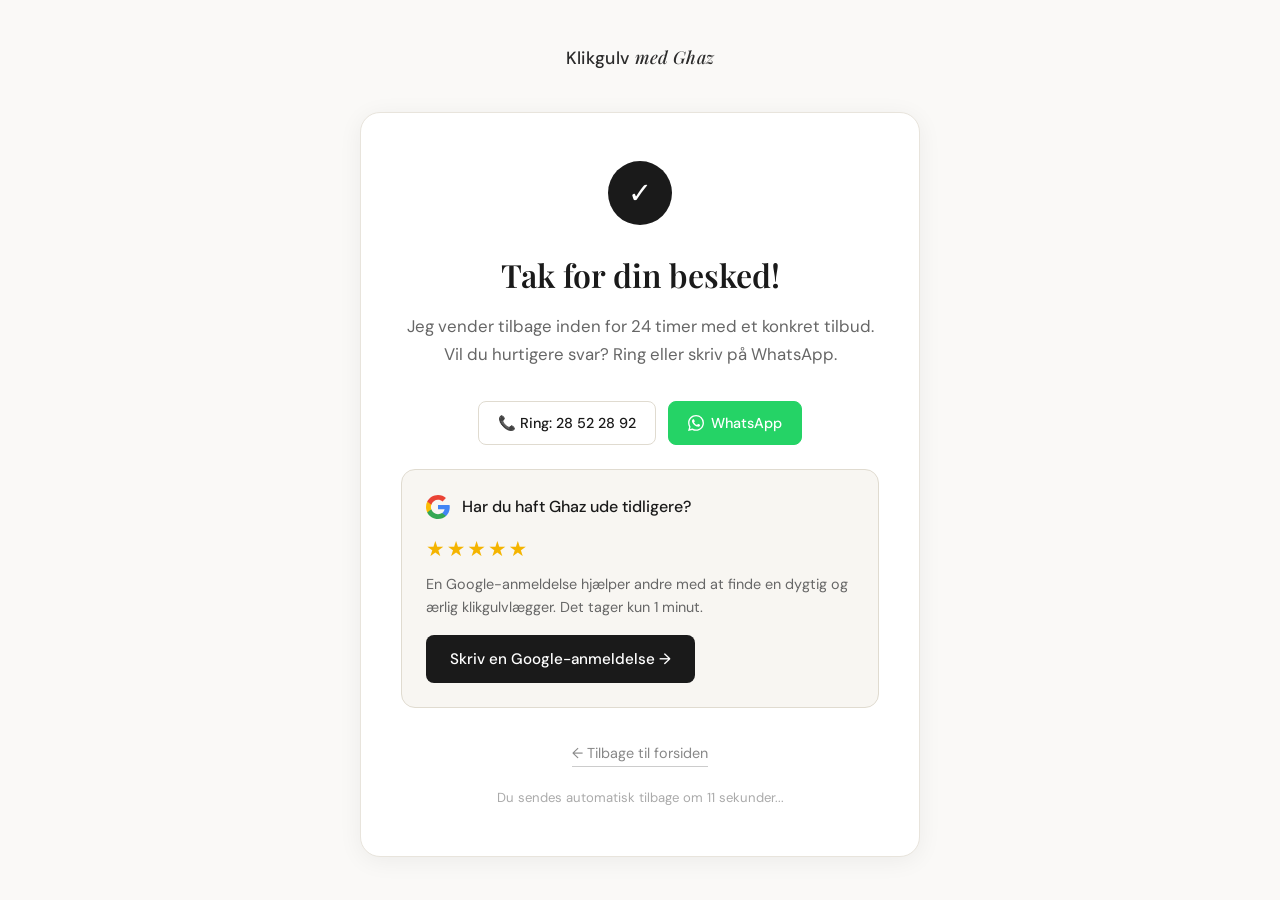
<file: tak.html>
<!DOCTYPE html>
<html lang="da">
<head>
<meta charset="UTF-8"/>
<meta name="viewport" content="width=device-width, initial-scale=1.0"/>
<meta name="description" content="Tak for din besked. Vi vender tilbage hurtigst muligt. Klikgulv med Ghaz – professionel gulvlægning.">
<meta name="robots" content="noindex, nofollow">
<title>Tak for din besked – Klikgulv med Ghaz</title>
<link rel="icon" type="image/png" href="Gulv/logo-ikon.png"/>
<link rel="preconnect" href="https://fonts.googleapis.com"/>
<link rel="preconnect" href="https://fonts.gstatic.com" crossorigin/>
<link href="https://fonts.googleapis.com/css2?family=Playfair+Display:ital,wght@0,600;1,400&family=DM+Sans:wght@300;400;500&display=swap" rel="stylesheet"/>
<link rel="stylesheet" href="style.css"/>
<style>
.tak-side {
  min-height: 100vh;
  display: flex;
  flex-direction: column;
  align-items: center;
  justify-content: center;
  text-align: center;
  padding: 2rem 1.5rem;
  background: #faf9f7;
}
.tak-logo {
  font-family: 'DM Sans', sans-serif;
  font-size: 1.1rem;
  font-weight: 500;
  margin-bottom: 2.5rem;
  color: #2c2c2c;
  letter-spacing: 0.02em;
  text-decoration: none;
}
.tak-logo span { font-style: italic; font-family: 'Playfair Display', serif; }
.tak-kort {
  background: #fff;
  border: 1px solid #e8e4dc;
  border-radius: 20px;
  padding: 3rem 2.5rem;
  max-width: 560px;
  width: 100%;
  box-shadow: 0 4px 24px rgba(0,0,0,0.06);
}
.tak-hak {
  width: 64px;
  height: 64px;
  background: #1a1a1a;
  border-radius: 50%;
  display: flex;
  align-items: center;
  justify-content: center;
  margin: 0 auto 1.5rem;
  font-size: 1.8rem;
  color: #fff;
}
.tak-titel {
  font-family: 'Playfair Display', serif;
  font-size: 2rem;
  font-weight: 600;
  color: #1a1a1a;
  margin-bottom: 0.75rem;
}
.tak-tekst {
  font-family: 'DM Sans', sans-serif;
  font-size: 1.05rem;
  color: #666;
  line-height: 1.7;
  margin-bottom: 2rem;
}
.tak-anmeldelse {
  background: #f8f6f2;
  border: 1px solid #e0dbd0;
  border-radius: 14px;
  padding: 1.5rem;
  margin-bottom: 2rem;
  text-align: left;
}
.tak-anmeldelse-header {
  display: flex;
  align-items: center;
  gap: 0.75rem;
  margin-bottom: 0.75rem;
}
.tak-anmeldelse-titel {
  font-family: 'DM Sans', sans-serif;
  font-weight: 500;
  font-size: 1rem;
  color: #1a1a1a;
}
.tak-stjerner { color: #f4b400; font-size: 1.3rem; letter-spacing: 2px; margin-bottom: 0.5rem; }
.tak-anmeldelse-tekst {
  font-family: 'DM Sans', sans-serif;
  font-size: 0.9rem;
  color: #666;
  line-height: 1.6;
  margin-bottom: 1rem;
}
.knap-google {
  display: inline-flex;
  align-items: center;
  gap: 0.5rem;
  background: #1a1a1a;
  color: #fff;
  text-decoration: none;
  padding: 0.75rem 1.5rem;
  border-radius: 8px;
  font-family: 'DM Sans', sans-serif;
  font-size: 0.95rem;
  font-weight: 500;
  transition: background 0.2s;
}
.knap-google:hover { background: #333; }
.tak-kontakt-valg {
  display: flex;
  gap: 0.75rem;
  justify-content: center;
  flex-wrap: wrap;
  margin-bottom: 1.5rem;
}
.tak-kontakt-knap {
  display: inline-flex;
  align-items: center;
  gap: 0.4rem;
  padding: 0.6rem 1.2rem;
  border-radius: 8px;
  font-family: 'DM Sans', sans-serif;
  font-size: 0.9rem;
  font-weight: 500;
  text-decoration: none;
  border: 1px solid #e0dbd0;
  color: #1a1a1a;
  background: #fff;
  transition: background 0.2s;
}
.tak-kontakt-knap:hover { background: #f8f6f2; }
.tak-kontakt-knap.wa { background: #25D366; color: #fff; border-color: #25D366; }
.tak-kontakt-knap.wa:hover { background: #1fb858; }
.tak-tilbage {
  display: inline-block;
  font-family: 'DM Sans', sans-serif;
  font-size: 0.9rem;
  color: #888;
  text-decoration: none;
  border-bottom: 1px solid #ccc;
  padding-bottom: 1px;
  transition: color 0.2s;
}
.tak-tilbage:hover { color: #1a1a1a; }
.tak-countdown { font-family: 'DM Sans', sans-serif; font-size: 0.82rem; color: #aaa; margin-top: 1.25rem; }
@media (max-width: 600px) {
  .tak-kort { padding: 2rem 1.25rem; }
  .tak-titel { font-size: 1.6rem; }
}
</style>
</head>
<body>
<div class="tak-side">
  <a href="/" class="tak-logo">Klikgulv <span>med Ghaz</span></a>
  <div class="tak-kort">
    <div class="tak-hak">✓</div>
    <h1 class="tak-titel">Tak for din besked!</h1>
    <p class="tak-tekst">Jeg vender tilbage inden for 24 timer med et konkret tilbud. Vil du hurtigere svar? Ring eller skriv på WhatsApp.</p>

    <div class="tak-kontakt-valg">
      <a href="tel:+4528522892" class="tak-kontakt-knap">📞 Ring: 28 52 28 92</a>
      <a href="https://wa.me/4528522892" target="_blank" rel="noopener" class="tak-kontakt-knap wa">
        <svg xmlns="http://www.w3.org/2000/svg" width="16" height="16" viewBox="0 0 24 24" fill="white"><path d="M17.472 14.382c-.297-.149-1.758-.867-2.03-.967-.273-.099-.471-.148-.67.15-.197.297-.767.966-.94 1.164-.173.199-.347.223-.644.075-.297-.15-1.255-.463-2.39-1.475-.883-.788-1.48-1.761-1.653-2.059-.173-.297-.018-.458.13-.606.134-.133.298-.347.446-.52.149-.174.198-.298.298-.497.099-.198.05-.371-.025-.52-.075-.149-.669-1.612-.916-2.207-.242-.579-.487-.5-.669-.51-.173-.008-.371-.01-.57-.01-.198 0-.52.074-.792.372-.272.297-1.04 1.016-1.04 2.479 0 1.462 1.065 2.875 1.213 3.074.149.198 2.096 3.2 5.077 4.487.709.306 1.262.489 1.694.625.712.227 1.36.195 1.871.118.571-.085 1.758-.719 2.006-1.413.248-.694.248-1.289.173-1.413-.074-.124-.272-.198-.57-.347m-5.421 7.403h-.004a9.87 9.87 0 01-5.031-1.378l-.361-.214-3.741.982.998-3.648-.235-.374a9.86 9.86 0 01-1.51-5.26c.001-5.45 4.436-9.884 9.888-9.884 2.64 0 5.122 1.03 6.988 2.898a9.825 9.825 0 012.893 6.994c-.003 5.45-4.437 9.884-9.885 9.884m8.413-18.297A11.815 11.815 0 0012.05 0C5.495 0 .16 5.335.157 11.892c0 2.096.547 4.142 1.588 5.945L.057 24l6.305-1.654a11.882 11.882 0 005.683 1.448h.005c6.554 0 11.89-5.335 11.893-11.893a11.821 11.821 0 00-3.48-8.413z"/></svg>
        WhatsApp
      </a>
    </div>

    <div class="tak-anmeldelse">
      <div class="tak-anmeldelse-header">
        <svg width="24" height="24" viewBox="0 0 48 48" xmlns="http://www.w3.org/2000/svg" aria-hidden="true">
          <path fill="#4285F4" d="M47.5 24.6c0-1.6-.1-3.1-.4-4.6H24v8.7h13.2c-.6 3-2.3 5.5-4.9 7.2v6h7.9c4.6-4.3 7.3-10.6 7.3-17.3z"/>
          <path fill="#34A853" d="M24 48c6.5 0 12-2.1 16-5.8l-7.9-6c-2.2 1.5-5 2.3-8.1 2.3-6.2 0-11.5-4.2-13.4-9.9H2.4v6.2C6.4 42.5 14.7 48 24 48z"/>
          <path fill="#FBBC05" d="M10.6 28.6c-.5-1.5-.8-3-.8-4.6s.3-3.2.8-4.6v-6.2H2.4C.9 16.4 0 20.1 0 24s.9 7.6 2.4 10.8l8.2-6.2z"/>
          <path fill="#EA4335" d="M24 9.5c3.5 0 6.6 1.2 9.1 3.5l6.8-6.8C35.9 2.4 30.4 0 24 0 14.7 0 6.4 5.5 2.4 13.2l8.2 6.2C12.5 13.7 17.8 9.5 24 9.5z"/>
        </svg>
        <div class="tak-anmeldelse-titel">Har du haft Ghaz ude tidligere?</div>
      </div>
      <div class="tak-stjerner" aria-hidden="true">★★★★★</div>
      <p class="tak-anmeldelse-tekst">En Google-anmeldelse hjælper andre med at finde en dygtig og ærlig klikgulvlægger. Det tager kun 1 minut.</p>
      <a href="https://g.page/r/Cdxy_fP_TWTOEBM/review" target="_blank" rel="noopener" class="knap-google">
        Skriv en Google-anmeldelse &rarr;
      </a>
    </div>

    <a href="/" class="tak-tilbage">← Tilbage til forsiden</a>
    <p class="tak-countdown" id="countdown">Du sendes automatisk tilbage om 12 sekunder...</p>
  </div>
</div>
<script>
let sek = 12;
const el = document.getElementById('countdown');
const iv = setInterval(() => {
  sek--;
  el.textContent = 'Du sendes automatisk tilbage om ' + sek + ' sekunder...';
  if (sek <= 0) { clearInterval(iv); window.location.href = '/'; }
}, 1000);
</script>
</body>
</html>
</file>
<file: style.css>
/* ================================================
   KLIKGULV MED GHAZ — Moderne redesign
   ================================================ */

@import url('https://fonts.googleapis.com/css2?family=Space+Grotesk:wght@400;500;600;700&family=DM+Sans:wght@300;400;500&display=swap');

/* ── RESET & BASE ── */
*, *::before, *::after { box-sizing: border-box; margin: 0; padding: 0; }
html { scroll-behavior: smooth; }

section[id], .sektion[id], #ydelser, #om-mig, #galleri,
#anmeldelser, #priser, #faq, #kontakt { scroll-margin-top: 66px; }

:root {
  --sort:    #0A0A0A;
  --mørkgrå: #1C1C1C;
  --grå:     #6B6B6B;
  --lysgrå:  #F2F2F2;
  --hvid:    #FFFFFF;
  --accent:  #2563EB;
  --kant:    rgba(0,0,0,.08);
  --serif:   'Space Grotesk', system-ui, sans-serif;
  --sans:    'DM Sans', system-ui, sans-serif;
  --radius:  6px;
}

body {
  font-family: var(--sans);
  color: var(--sort);
  background: var(--hvid);
  line-height: 1.6;
  overflow-x: hidden;
}

img { display: block; max-width: 100%; }
a { color: inherit; }

::-webkit-scrollbar { width: 4px; }
::-webkit-scrollbar-track { background: var(--lysgrå); }
::-webkit-scrollbar-thumb { background: var(--accent); border-radius: 2px; }

/* ── NAVIGATION ── */
nav {
  position: fixed; top: 0; left: 0; right: 0;
  z-index: 200; height: 66px;
  background: rgba(255,255,255,.96);
  backdrop-filter: blur(12px);
  border-bottom: 1px solid var(--kant);
  display: flex; align-items: center; justify-content: space-between;
  padding: 0 3rem;
  transition: box-shadow .3s;
}
nav.scrolled { box-shadow: 0 1px 20px rgba(0,0,0,.06); }

.nav-logo { display: flex; align-items: center; gap: .6rem; text-decoration: none; }
.nav-logo img { height: 32px; width: auto; }
.nav-logo-tekst {
  font-family: var(--serif); font-size: 1rem;
  font-weight: 700; color: var(--sort); letter-spacing: -.02em;
}
.nav-logo-tekst span { color: var(--accent); }

.nav-links { display: flex; align-items: center; gap: 1.75rem; list-style: none; }
.nav-links a {
  text-decoration: none; font-size: .82rem; font-weight: 500;
  color: var(--grå); transition: color .2s;
}
.nav-links a:hover { color: var(--sort); }

.nav-telefon {
  font-weight: 600; color: var(--sort) !important;
  background: var(--lysgrå);
  padding: .35rem .85rem !important;
  border-radius: var(--radius);
  font-size: .82rem !important;
  transition: background .2s !important;
  border: none !important;
  opacity: 1 !important;
}
.nav-telefon:hover { background: #e5e5e5 !important; }

.nav-cta {
  background: var(--accent) !important; color: #fff !important;
  padding: .5rem 1.25rem !important; border-radius: var(--radius);
  font-weight: 600 !important; font-size: .82rem !important;
  transition: background .2s !important;
}
.nav-cta:hover { background: #1d4ed8 !important; }

.hamburger {
  display: none; flex-direction: column; justify-content: center;
  gap: 5px; background: none; border: none; cursor: pointer; padding: 4px;
}
.hamburger span { display: block; width: 22px; height: 2px; background: var(--sort); transition: .3s; }
.hamburger.open span:nth-child(1) { transform: translateY(7px) rotate(45deg); }
.hamburger.open span:nth-child(2) { opacity: 0; }
.hamburger.open span:nth-child(3) { transform: translateY(-7px) rotate(-45deg); }

.mobil-menu {
  display: none; flex-direction: column;
  position: fixed; top: 66px; left: 0; right: 0;
  background: var(--hvid); border-bottom: 1px solid var(--kant);
  padding: 1.5rem 2rem; gap: .5rem; z-index: 199;
}
.mobil-menu.open { display: flex; }
.mobil-menu a {
  text-decoration: none; font-size: 1rem; font-weight: 500;
  color: var(--grå); padding: .6rem 0;
  border-bottom: 1px solid var(--kant); transition: color .2s;
}
.mobil-menu a:last-child { border-bottom: none; }
.mobil-menu a:hover { color: var(--sort); }
.mobil-telefon {
  background: var(--accent); color: #fff !important;
  border-radius: var(--radius); text-align: center;
  margin: .5rem 0; padding: .85rem !important;
  border-bottom: none !important; font-weight: 600 !important;
}
/* Tilbud-link i mobil menu */
.mobil-menu a[href="#kontakt"]:last-child {
  background: var(--sort); color: #fff !important;
  border-radius: var(--radius); text-align: center;
  padding: .85rem !important; border-bottom: none !important;
  font-weight: 600 !important; margin-top: .25rem;
}

/* ── HERO ── */
.hero {
  display: grid; grid-template-columns: 1fr 1fr;
  min-height: 100vh; padding-top: 66px;
}

.hero-venstre {
  display: flex; flex-direction: column; justify-content: center;
  padding: 5rem 4rem 5rem 5%;
  background: var(--hvid);
}

.øjenbryn {
  display: inline-flex; align-items: center; gap: .5rem;
  font-size: .75rem; font-weight: 600; letter-spacing: .1em;
  text-transform: uppercase; color: var(--accent);
  margin-bottom: 1.5rem;
  background: rgba(37,99,235,.08);
  padding: .35rem .85rem; border-radius: 100px;
  width: fit-content;
}

.hero-venstre h1 {
  font-family: var(--serif);
  font-size: clamp(2.8rem, 5vw, 4.2rem);
  font-weight: 700; line-height: 1.05;
  letter-spacing: -.03em;
  margin-bottom: 1.5rem;
  color: var(--sort);
}
.hero-venstre h1 em {
  font-style: normal;
  color: var(--accent);
}

.hero-tekst {
  font-size: 1.05rem; color: var(--grå);
  max-width: 42ch; margin-bottom: 2.5rem;
  line-height: 1.7;
}

.hero-knapper { display: flex; gap: .75rem; flex-wrap: wrap; }

.hero-social-proof {
  display: flex; align-items: center; gap: .5rem;
  margin-top: 1.25rem; font-size: .85rem; color: var(--grå);
}
.hero-stjerner { color: #FBBF24; font-size: .95rem; letter-spacing: 1px; }

.hero-stats {
  display: flex; gap: 2.5rem; margin-top: 3rem;
  padding-top: 2rem; border-top: 1px solid var(--kant);
}
.stat-tal {
  font-family: var(--serif); font-size: 1.65rem;
  font-weight: 700; color: var(--sort); letter-spacing: -.02em;
}
.stat-label {
  font-size: .72rem; color: var(--grå); margin-top: .2rem;
  text-transform: uppercase; letter-spacing: .06em; font-weight: 500;
}

.hero-højre { position: relative; overflow: hidden; background: var(--lysgrå); }
.hero-højre img { width: 100%; height: 100%; object-fit: cover; }

.hero-caption {
  position: absolute; bottom: 1.5rem; left: 1.5rem;
  background: rgba(10,10,10,.85);
  padding: .65rem 1.1rem; border-radius: var(--radius);
  backdrop-filter: blur(8px);
}
.hero-caption-tag {
  font-size: .65rem; text-transform: uppercase;
  letter-spacing: .1em; color: rgba(255,255,255,.5);
  font-weight: 600;
}
.hero-caption-titel {
  font-family: var(--serif); font-size: .95rem;
  color: #fff; margin-top: .15rem; font-weight: 600;
}

/* ── KNAPPER ── */
.knap {
  display: inline-flex; align-items: center;
  text-decoration: none;
  padding: .75rem 1.75rem; border-radius: var(--radius);
  font-size: .9rem; font-weight: 600;
  transition: all .2s; font-family: var(--sans);
}
.knap-mørk { background: var(--sort); color: #fff; }
.knap-mørk:hover { background: var(--mørkgrå); transform: translateY(-1px); }
.knap-spøgelse {
  border: 1.5px solid #d1d5db; color: var(--sort);
  background: transparent;
}
.knap-spøgelse:hover { border-color: var(--sort); }

/* ── TILLIDS-BJÆLKE ── */
.tillids-bjælke {
  display: flex; flex-wrap: wrap; justify-content: center;
  gap: 1rem 2.5rem; padding: 1rem 5%;
  background: var(--sort); color: rgba(255,255,255,.6);
  font-size: .78rem; font-weight: 500; letter-spacing: .04em;
}
.tillids-punkt { display: flex; align-items: center; gap: .5rem; }
.tillids-prik {
  width: 4px; height: 4px; border-radius: 50%;
  background: var(--accent); flex-shrink: 0;
}

/* ── PROCES ── */
.proces-sektion {
  background: var(--lysgrå);
  padding: 6rem 5%;
}
.proces-sektion .sektion-øjenbryn { color: var(--accent); }

.proces-grid {
  display: grid; grid-template-columns: repeat(4, 1fr);
  gap: 1.5rem; margin-top: 3rem;
}
.proces-trin {
  padding: 2rem 1.5rem; background: var(--hvid);
  border: 1px solid #e5e7eb;
  border-radius: 12px; text-align: left;
  transition: box-shadow .2s, transform .2s;
  position: relative; overflow: hidden;
}
.proces-trin::before {
  content: '';
  position: absolute; top: 0; left: 0; right: 0;
  height: 3px; background: var(--accent);
  transform: scaleX(0); transform-origin: left;
  transition: transform .3s;
}
.proces-trin:hover::before { transform: scaleX(1); }
.proces-trin:hover { box-shadow: 0 8px 32px rgba(0,0,0,.08); transform: translateY(-3px); }
.proces-nr {
  font-family: var(--serif); font-size: 3rem; font-weight: 700;
  color: var(--lysgrå); line-height: 1; margin-bottom: .5rem;
  letter-spacing: -.04em;
}
.proces-ikon { font-size: 1.5rem; margin-bottom: .75rem; }
.proces-trin h3 { font-family: var(--serif); font-size: 1rem; font-weight: 700; margin-bottom: .5rem; letter-spacing: -.01em; }
.proces-trin p { font-size: .88rem; color: var(--grå); line-height: 1.65; }

/* ── SEKTIONER ── */
.sektion { padding: 6rem 5%; }
.sektion-øjenbryn {
  display: inline-flex; align-items: center;
  font-size: .72rem; font-weight: 600; letter-spacing: .1em;
  text-transform: uppercase; color: var(--accent);
  margin-bottom: 1rem;
}
.sektion-titel {
  font-family: var(--serif);
  font-size: clamp(1.9rem, 3vw, 2.8rem);
  font-weight: 700; line-height: 1.1;
  letter-spacing: -.03em; margin-bottom: 1.25rem;
}
.sektion-undertekst {
  font-size: 1rem; color: var(--grå);
  max-width: 54ch; margin-bottom: 3rem; line-height: 1.7;
}

/* ── YDELSER ── */
.ydelse-grid {
  display: grid; grid-template-columns: repeat(3, 1fr);
  gap: 1.5rem;
}
.ydelse-kort {
  padding: 2rem; background: var(--lysgrå);
  border-radius: 10px;
  transition: background .2s, transform .2s;
}
.ydelse-kort:hover { background: #e8e8e8; transform: translateY(-2px); }
.ydelse-ikon { font-size: 1.5rem; margin-bottom: 1rem; }
.ydelse-kort h3 {
  font-family: var(--serif); font-size: 1rem;
  font-weight: 700; margin-bottom: .5rem; letter-spacing: -.01em;
}
.ydelse-kort p { font-size: .88rem; color: var(--grå); line-height: 1.65; }

/* ── OM OS ── */
.om-mig {
  display: grid; grid-template-columns: 1fr 1fr;
  gap: 5rem; align-items: center;
  padding: 6rem 5%; background: var(--sort);
}
.om-mig .sektion-øjenbryn { color: rgba(255,255,255,.4); }
.om-mig .sektion-titel { color: #fff; }
.om-mig .sektion-undertekst { color: rgba(255,255,255,.6); }
.om-billede { position: relative; }
.om-billede img {
  border-radius: 10px; width: 100%;
  aspect-ratio: 4/3; object-fit: cover;
}
.om-badge {
  position: absolute; bottom: -1rem; right: -1rem;
  background: var(--accent); color: #fff;
  font-size: .72rem; font-weight: 700;
  letter-spacing: .08em; text-transform: uppercase;
  padding: .65rem 1.1rem; border-radius: var(--radius);
}
.om-brødtekst {
  font-size: .97rem; color: rgba(255,255,255,.65);
  line-height: 1.8; margin-bottom: 1.5rem;
}
.om-citat {
  font-family: var(--serif); font-size: 1.1rem;
  font-weight: 600; color: #fff;
  border-left: 3px solid var(--accent);
  padding-left: 1.25rem; margin-bottom: 2rem;
}

/* ── GALLERI ── */
.galleri { background: #0A0A0A; padding: 6rem 5%; }
.galleri .sektion-øjenbryn { color: rgba(255,255,255,.35); }
.galleri .sektion-titel { color: #fff; }
.galleri .sektion-undertekst { color: rgba(255,255,255,.4); }






























/* ── ANMELDELSER ── */
.anmeldelser { background: var(--hvid); }

.anmeldelse-grid {
  display: grid; grid-template-columns: repeat(3, 1fr);
  gap: 1.5rem; margin-top: 3rem; margin-bottom: 2.5rem;
}
.anmeldelse-kort {
  background: var(--lysgrå); border: none;
  border-radius: 12px; padding: 1.75rem;
  display: flex; flex-direction: column; gap: 1rem;
  transition: transform .2s, box-shadow .2s;
}
.anmeldelse-kort:hover { transform: translateY(-3px); box-shadow: 0 12px 32px rgba(0,0,0,.08); }
.stjerner { color: #FBBF24; font-size: 1rem; letter-spacing: 2px; }
.anmeldelse-tekst { font-size: .93rem; line-height: 1.75; color: #374151; flex: 1; }
.anmeldelse-forfatter { display: flex; align-items: center; gap: .75rem; margin-top: .5rem; }
.anmeldelse-initialer {
  width: 40px; height: 40px; border-radius: 50%;
  background: var(--accent); color: #fff;
  display: flex; align-items: center; justify-content: center;
  font-size: .78rem; font-weight: 700; flex-shrink: 0;
}
.anmeldelse-navn { font-weight: 600; font-size: .9rem; }
.anmeldelse-sted { font-size: .8rem; color: var(--grå); }

.google-anmeldelse-boks {
  background: var(--sort); color: #fff;
  border: none; border-radius: 12px;
  padding: 1.75rem 2rem;
  display: flex; align-items: center;
  justify-content: space-between; gap: 1.5rem;
  max-width: 780px; margin: 0 auto;
}
.google-anmeldelse-indhold { display: flex; align-items: flex-start; gap: 1rem; }
.google-anmeldelse-titel { font-weight: 600; font-size: 1rem; margin-bottom: .3rem; color: #fff; }
.google-anmeldelse-undertekst { font-size: .88rem; color: rgba(255,255,255,.55); line-height: 1.6; }
.google-knap { white-space: nowrap; flex-shrink: 0; background: var(--accent) !important; }
.google-knap:hover { background: #1d4ed8 !important; }

/* ── PRISER ── */
.priser { background: var(--lysgrå); }
.pris-grid { display: grid; grid-template-columns: repeat(4, 1fr); gap: 1rem; }
.pris-kort {
  border: 1.5px solid #e5e7eb; border-radius: 12px;
  padding: 1.75rem; background: var(--hvid);
  transition: border-color .2s, transform .2s;
}
.pris-kort:hover { border-color: var(--accent); transform: translateY(-2px); }
.pris-kort.fremhævet {
  background: var(--accent); color: #fff;
  border-color: var(--accent);
}
.pris-kort.fremhævet:hover { background: #1d4ed8; border-color: #1d4ed8; }
.pris-kort.fremhævet .pris-tag { color: rgba(255,255,255,.7); }
.pris-kort.fremhævet .pris-rum,
.pris-kort.fremhævet .pris-note { color: rgba(255,255,255,.7); }
.pris-kort.fremhævet .pris-hak { color: #fff; }
.pris-kort.fremhævet hr { border-color: rgba(255,255,255,.2); }
.pris-række { display: flex; justify-content: space-between; align-items: flex-start; margin-bottom: 1rem; }
.pris-tag { font-size: .7rem; font-weight: 600; text-transform: uppercase; letter-spacing: .08em; color: var(--accent); margin-bottom: .25rem; }
.pris-rum { font-weight: 600; font-size: .9rem; }
.pris-beløb {
  font-family: var(--serif); font-size: 1.75rem;
  font-weight: 700; text-align: right; letter-spacing: -.03em;
}
.pris-note { font-size: .72rem; color: var(--grå); text-align: right; }
.pris-linje { border: none; border-top: 1px solid #e5e7eb; margin: 1rem 0; }
.pris-punkt { font-size: .88rem; margin-bottom: .4rem; display: flex; align-items: center; gap: .5rem; }
.pris-hak { color: var(--accent); font-weight: 700; }
.pris-note-bund { margin-top: 2rem; font-size: .88rem; color: var(--grå); }

/* ── FAQ ── */
.faq-sektion { background: var(--hvid); }
.faq-liste { max-width: 720px; margin: 0 auto; }
.faq-punkt { border-bottom: 1px solid #e5e7eb; }
.faq-punkt:first-child { border-top: 1px solid #e5e7eb; }
.faq-spørgsmål {
  width: 100%; background: none; border: none;
  padding: 1.25rem 0; display: flex;
  justify-content: space-between; align-items: center;
  cursor: pointer; font-family: var(--sans);
  font-size: .97rem; font-weight: 600;
  color: var(--sort); text-align: left; gap: 1rem;
}
.faq-spørgsmål:hover { color: var(--accent); }
.faq-pil { font-size: 1.2rem; transition: transform .25s; color: var(--grå); line-height: 1; flex-shrink: 0; }
.faq-punkt.åben .faq-pil { transform: rotate(90deg); color: var(--accent); }
.faq-svar {
  max-height: 0; overflow: hidden;
  font-size: .93rem; line-height: 1.75; color: var(--grå);
  transition: max-height .3s ease, padding .3s ease;
}
.faq-punkt.åben .faq-svar { max-height: 300px; padding-bottom: 1.25rem; }

/* ── KONTAKT ── */
.kontakt {
  display: grid; grid-template-columns: 1fr 1.2fr;
  gap: 5rem; align-items: start;
  padding: 6rem 5%; background: var(--lysgrå);
}
.kontakt-detaljer { display: flex; flex-direction: column; gap: 1.25rem; margin: 2rem 0; }
.kontakt-punkt { display: flex; align-items: flex-start; gap: 1rem; }
.kontakt-ikon { font-size: 1.1rem; margin-top: .1rem; }
.kontakt-label {
  font-size: .7rem; text-transform: uppercase;
  letter-spacing: .08em; color: var(--grå);
  margin-bottom: .2rem; font-weight: 600;
}
.kontakt-værdi { font-size: .97rem; font-weight: 500; }
.kontakt-værdi a { text-decoration: none; transition: color .2s; }
.kontakt-værdi a:hover { color: var(--accent); }
.kontakt-løfte {
  background: var(--hvid); padding: 1.5rem;
  border-radius: 10px; margin-top: 1rem;
  border: 1px solid #e5e7eb;
}
.kontakt-løfte strong { font-size: 1rem; font-family: var(--serif); font-weight: 700; display: block; margin-bottom: .5rem; }
.kontakt-løfte p { font-size: .88rem; color: var(--grå); line-height: 1.65; }

.kontakt-formular { display: flex; flex-direction: column; gap: 1rem; }
.form-række { display: grid; grid-template-columns: 1fr 1fr; gap: 1rem; }
.felt { display: flex; flex-direction: column; gap: .4rem; }
.felt label {
  font-size: .72rem; font-weight: 600;
  text-transform: uppercase; letter-spacing: .08em; color: var(--grå);
}
.felt input, .felt select, .felt textarea {
  padding: .75rem 1rem; border: 1.5px solid #e5e7eb;
  border-radius: var(--radius); font-family: var(--sans);
  font-size: .95rem; background: var(--hvid);
  color: var(--sort); transition: border-color .2s; width: 100%;
}
.felt input:focus, .felt select:focus, .felt textarea:focus {
  outline: none; border-color: var(--accent);
  box-shadow: 0 0 0 3px rgba(37,99,235,.1);
}
.felt textarea { min-height: 120px; resize: vertical; }
.send-knap {
  padding: .9rem 2rem; background: var(--accent); color: #fff;
  border: none; border-radius: var(--radius);
  font-family: var(--sans); font-size: .95rem;
  font-weight: 600; cursor: pointer;
  transition: background .2s, transform .2s;
  width: 100%; margin-top: .5rem;
}
.send-knap:hover { background: #1d4ed8; transform: translateY(-1px); }
.form-note { font-size: .78rem; color: #aaa; line-height: 1.5; }

/* ── FOOTER ── */
footer { background: var(--sort); color: rgba(255,255,255,.5); padding: 0; }
.footer-indhold {
  display: grid; grid-template-columns: 2fr 1fr 1fr;
  gap: 3rem; padding: 3.5rem 5%;
}
.footer-kolonne { display: flex; flex-direction: column; gap: .5rem; }
.footer-logo {
  font-family: var(--serif); font-size: 1.1rem;
  font-weight: 700; color: #fff; margin-bottom: .75rem;
  letter-spacing: -.02em;
}
.footer-logo span { color: var(--accent); font-style: normal; }
.footer-tagline { font-size: .85rem; color: rgba(255,255,255,.4); line-height: 1.65; max-width: 260px; }
.footer-titel {
  font-size: .7rem; font-weight: 700; text-transform: uppercase;
  letter-spacing: .1em; color: rgba(255,255,255,.6); margin-bottom: .75rem;
}
.footer-kolonne a {
  font-size: .85rem; color: rgba(255,255,255,.4);
  text-decoration: none; transition: color .2s;
}
.footer-kolonne a:hover { color: #fff; }
.footer-bund {
  border-top: 1px solid rgba(255,255,255,.06);
  padding: 1.25rem 5%; text-align: center;
  font-size: .8rem; color: rgba(255,255,255,.25);
}

/* ── HJÆLPE ── */
.fade-ind { opacity: 0; transform: translateY(16px); transition: opacity .5s ease, transform .5s ease; }
.fade-ind.synlig { opacity: 1; transform: none; }

.til-toppen {
  position: fixed; bottom: 7rem; right: 1.5rem;
  width: 44px; height: 44px; border-radius: 50%;
  background: var(--sort); color: #fff; border: none;
  font-size: 1rem; cursor: pointer; opacity: 0;
  transition: opacity .3s; z-index: 998;
  display: flex; align-items: center; justify-content: center;
  box-shadow: 0 4px 12px rgba(0,0,0,.2);
}
.til-toppen.synlig { opacity: 1; }

.whatsapp-knap {
  position: fixed; bottom: 1.5rem; right: 1.5rem;
  width: 54px; height: 54px; background: #25D366;
  border-radius: 50%; display: flex;
  align-items: center; justify-content: center;
  box-shadow: 0 4px 16px rgba(37,211,102,.35);
  z-index: 999; transition: transform .2s;
  text-decoration: none;
}
.whatsapp-knap:hover { transform: scale(1.08); }

/* ══ RESPONSIVE ══ */
@media (max-width: 1280px) {
  .nav-links { gap: 1.25rem; }
  .nav-links a { font-size: .75rem; }
}

@media (max-width: 1024px) {
  .pris-grid { grid-template-columns: repeat(2, 1fr); }
  nav { padding: 0 1.75rem; }
  .proces-grid { grid-template-columns: repeat(2, 1fr); }
  /* Skjul FAQ og Anmeldelser i nav på mellemstor skærm */
  .nav-links li:nth-child(6),
  .nav-links li:nth-child(4) { display: none; }
}

@media (max-width: 900px) {
  .hero { grid-template-columns: 1fr; min-height: auto; }
  .hero-venstre { padding: 5rem 1.5rem 3rem; }
  .hero-højre { height: 55vw; }
  .om-mig { grid-template-columns: 1fr; gap: 2.5rem; padding: 4rem 1.5rem; background: var(--sort); }
  .om-badge { right: 0; bottom: -.75rem; }
  .kontakt { grid-template-columns: 1fr; gap: 2rem; padding: 4rem 1.5rem; }
  .ydelse-grid { grid-template-columns: repeat(2, 1fr); }
  .anmeldelse-grid { grid-template-columns: repeat(2, 1fr); }
  .google-anmeldelse-boks { flex-direction: column; text-align: center; padding: 1.5rem; }
  .google-anmeldelse-indhold { flex-direction: column; align-items: center; }
}

@media (max-width: 768px) {
  .nav-links { display: none; }
  .hamburger { display: flex; }
  nav { padding: 0 1.25rem; }
  .sektion { padding: 4rem 1.5rem; }
  .proces-sektion { padding: 4rem 1.5rem; }
  .galleri { padding: 4rem 1.5rem; }
  .om-mig { padding: 4rem 1.5rem; }
  
  
  
  
  .form-række { grid-template-columns: 1fr; }
  .kontakt-detaljer { gap: 1rem; }
  .kontakt-løfte { margin-top: .75rem; }
  .footer-indhold { grid-template-columns: 1fr 1fr; gap: 2rem; padding: 2.5rem 1.5rem; }
  .footer-kolonne:first-child { grid-column: 1 / -1; }
  
  
  .whatsapp-knap { bottom: 1rem; right: 1rem; width: 50px; height: 50px; }
  .til-toppen { bottom: 1rem; left: 1rem; right: auto; }
}

@media (max-width: 600px) {
  .ydelse-grid { grid-template-columns: 1fr; border-radius: 10px; }
  .anmeldelse-grid { grid-template-columns: 1fr; }
  .pris-grid { grid-template-columns: 1fr; }
  .hero-stats { gap: 1.5rem; flex-wrap: wrap; }
  .whatsapp-knap { bottom: 4.5rem; right: 1rem; width: 50px; height: 50px; }
  .til-toppen { bottom: 5.5rem; right: 1rem; }
}

@media (max-width: 500px) {
  .proces-grid { grid-template-columns: 1fr; }
  .footer-indhold { grid-template-columns: 1fr; }
  
  .hero-venstre h1 { font-size: 2.4rem; }
}

/* ── TOUCH TARGETS (tilgængelighed) ── */
@media (max-width: 768px) {
  .knap { min-height: 48px; padding: .875rem 1.75rem; }
  .send-knap { min-height: 52px; font-size: 1rem; }
  .faq-spørgsmål { min-height: 52px; font-size: 1rem; }
  .felt input, .felt select, .felt textarea { font-size: 16px; /* Undgår zoom på iOS */ }
}

/* ── ANMELDELSE TEKST CLAMP ── */
.anmeldelse-tekst {
  display: -webkit-box;
  -webkit-line-clamp: 5;
  -webkit-box-orient: vertical;
  overflow: hidden;
}
.anmeldelse-kort.udvidet .anmeldelse-tekst {
  display: block;
  overflow: visible;
  -webkit-line-clamp: unset;
}
.laes-mere {
  font-size: .82rem; font-weight: 600; color: var(--accent);
  background: none; border: none; cursor: pointer;
  padding: 0; margin-top: .25rem; font-family: var(--sans);
  text-decoration: underline; text-underline-offset: 2px;
}
.laes-mere:hover { color: #1d4ed8; }


/* ══════════════════════════════════════════
   GALLERI GRID + LIGHTBOX
══════════════════════════════════════════ */

/* ── Grid — desktop: kompakt 6+vis-flere ── */
.g-grid {
  display: grid;
  grid-template-columns: repeat(3, 1fr);
  grid-template-rows: 280px 280px;
  gap: 8px;
  margin-top: 2rem;
}

/* Video øverst til venstre fylder 2 kolonner */
.g-item:first-child {
  grid-column: span 2;
  grid-row: span 1;
}

/* Vis kun de første 6 items på desktop */
.g-item:nth-child(n+7) { display: none; }

/* Når "vis alle" er aktiv — vis alle */
.g-grid.vis-alle .g-item { display: block !important; }
.g-grid.vis-alle {
  grid-template-rows: auto;
  grid-auto-rows: 240px;
}

.g-item {
  position: relative;
  overflow: hidden;
  border-radius: 6px;
  background: #1a1a1a;
  cursor: pointer;
}

.g-item img,
.g-item video {
  width: 100%;
  height: 100%;
  object-fit: cover;
  object-position: center;
  display: block;
  transition: transform .4s ease;
}

.g-item:hover img,
.g-item:hover video { transform: scale(1.04); }

/* Video badge */
.g-play {
  position: absolute;
  top: .6rem; left: .7rem;
  background: rgba(37,99,235,.85);
  color: #fff; font-size: .72rem;
  padding: .2rem .6rem; border-radius: 100px;
  pointer-events: none; font-weight: 600;
}

/* Hover overlay */
.g-item::after {
  content: '';
  position: absolute; inset: 0;
  background: rgba(0,0,0,0);
  transition: background .3s;
  border-radius: 6px;
}
.g-item:hover::after { background: rgba(0,0,0,.18); }

/* "Vis flere" knap */
.g-vis-flere {
  display: flex;
  justify-content: center;
  margin-top: 1.25rem;
}
.g-vis-flere-knap {
  background: none;
  border: 1.5px solid rgba(255,255,255,.25);
  color: rgba(255,255,255,.7);
  padding: .7rem 2rem;
  border-radius: 6px;
  font-family: var(--sans);
  font-size: .88rem;
  font-weight: 500;
  cursor: pointer;
  transition: border-color .2s, color .2s;
}
.g-vis-flere-knap:hover {
  border-color: rgba(255,255,255,.6);
  color: #fff;
}
.g-vis-flere-knap.skjult { display: none; }

/* Tablet: 2 kolonner, 3 rækker á 2 */
@media (max-width: 900px) {
  .g-grid {
    grid-template-columns: repeat(2, 1fr);
    grid-template-rows: 220px 220px 220px;
    gap: 6px;
  }
  .g-item:first-child { grid-column: span 2; }
  .g-item:nth-child(n+7) { display: none; }
  .g-grid.vis-alle { grid-template-rows: auto; grid-auto-rows: 200px; }
  .g-grid.vis-alle .g-item { display: block !important; }
}

/* Mobil: uændret scroll-galleri */
@media (max-width: 600px) {
  .g-grid {
    display: flex;
    overflow-x: auto;
    scroll-snap-type: x mandatory;
    -webkit-overflow-scrolling: touch;
    gap: 8px;
    padding-bottom: .5rem;
    scrollbar-width: none;
    grid-template-columns: unset;
    grid-template-rows: unset;
    grid-auto-rows: unset;
    margin-top: 1.5rem;
  }
  .g-grid::-webkit-scrollbar { display: none; }
  .g-item {
    flex: 0 0 85vw !important;
    height: 60vw !important;
    scroll-snap-align: center;
    display: flex !important;
    grid-column: unset !important;
    grid-row: unset !important;
  }
  .g-item:nth-child(n+7) { display: flex !important; }
  .g-vis-flere { display: none; }
}

/* ── Lightbox ── */
.g-lightbox {
  display: none;
  position: fixed; inset: 0;
  background: rgba(0,0,0,.96);
  z-index: 9999;
  align-items: center;
  justify-content: center;
  flex-direction: column;
  padding: 1rem;
}
.g-lightbox.open { display: flex; }

.g-lb-media {
  max-width: min(94vw, 1300px);
  max-height: 84vh;
  display: flex;
  align-items: center;
  justify-content: center;
}
.g-lb-media img,
.g-lb-media video {
  max-width: 100%;
  max-height: 84vh;
  border-radius: 6px;
  object-fit: contain;
  display: block;
}

.g-lb-luk {
  position: absolute; top: 1rem; right: 1.25rem;
  background: none; border: none; color: #fff;
  font-size: 2.5rem; cursor: pointer;
  opacity: .6; padding: 0; line-height: 1;
  transition: opacity .15s;
}
.g-lb-luk:hover { opacity: 1; }

.g-lb-prev, .g-lb-next {
  position: absolute; top: 50%; transform: translateY(-50%);
  background: rgba(255,255,255,.1);
  border: none; color: #fff; font-size: 2.5rem;
  cursor: pointer; padding: .5rem .9rem;
  border-radius: 6px; line-height: 1;
  transition: background .15s;
}
.g-lb-prev { left: .75rem; }
.g-lb-next { right: .75rem; }
.g-lb-prev:hover, .g-lb-next:hover { background: rgba(255,255,255,.2); }

.g-lb-tæller {
  color: rgba(255,255,255,.4);
  font-size: .8rem; margin-top: .75rem;
}

@media (max-width: 600px) {
  .g-lb-prev { left: .25rem; font-size: 2rem; }
  .g-lb-next { right: .25rem; font-size: 2rem; }
}


/* ══ PRISBEREGNER ══ */
.beregner-sektion { background: var(--sort); }
.beregner-sektion .sektion-øjenbryn { color: rgba(255,255,255,.4); }
.beregner-sektion .sektion-titel { color: #fff; }
.beregner-sektion .sektion-undertekst { color: rgba(255,255,255,.5); }

.beregner-kort {
  display: grid;
  grid-template-columns: 1.4fr 1fr;
  gap: 2.5rem;
  background: #141414;
  border: 1px solid rgba(255,255,255,.08);
  border-radius: 14px;
  padding: 2.5rem;
  margin-top: 1rem;
}

.beregner-venstre { display: flex; flex-direction: column; gap: 2rem; }

.beregner-felt label {
  display: flex; justify-content: space-between; align-items: center;
  font-size: .78rem; font-weight: 600; text-transform: uppercase;
  letter-spacing: .08em; color: rgba(255,255,255,.5);
  margin-bottom: .75rem;
}

.b-m2-tal {
  font-family: var(--serif); font-size: 1.1rem;
  font-weight: 700; color: var(--accent);
  text-transform: none; letter-spacing: 0;
}
.b-valgt-rum {
  font-size: .78rem; color: rgba(255,255,255,.35);
  text-transform: none; letter-spacing: 0;
  font-weight: 400;
}
.b-valg-hel {
  background: rgba(37,99,235,.08) !important;
  border-color: rgba(37,99,235,.2) !important;
}
.b-valg-hel.aktiv {
  background: var(--accent) !important;
  border-color: var(--accent) !important;
}

/* Rumtype grid */
.beregner-valg-grid {
  display: grid; grid-template-columns: repeat(3, 1fr); gap: .5rem;
}
.b-valg {
  background: rgba(255,255,255,.05);
  border: 1px solid rgba(255,255,255,.08);
  color: rgba(255,255,255,.55);
  padding: .65rem .5rem; border-radius: 8px;
  font-family: var(--sans); font-size: .82rem; font-weight: 500;
  cursor: pointer; transition: all .2s; text-align: center;
}
.b-valg:hover { border-color: var(--accent); color: #fff; }
.b-valg.aktiv {
  background: var(--accent); border-color: var(--accent);
  color: #fff;
}

/* Slider */
.b-slider {
  width: 100%; -webkit-appearance: none; appearance: none;
  height: 4px; border-radius: 2px;
  background: rgba(255,255,255,.12);
  outline: none; cursor: pointer;
}
.b-slider::-webkit-slider-thumb {
  -webkit-appearance: none; appearance: none;
  width: 20px; height: 20px; border-radius: 50%;
  background: var(--accent); cursor: pointer;
  box-shadow: 0 0 0 3px rgba(37,99,235,.25);
}
.b-slider::-moz-range-thumb {
  width: 20px; height: 20px; border-radius: 50%;
  background: var(--accent); cursor: pointer; border: none;
}
.b-slider-labels {
  display: flex; justify-content: space-between;
  font-size: .72rem; color: rgba(255,255,255,.3);
  margin-top: .4rem;
}

/* Toggle gruppe */
.b-toggle-gruppe { display: flex; gap: .5rem; }
.b-toggle {
  flex: 1; padding: .65rem .75rem;
  background: rgba(255,255,255,.05);
  border: 1px solid rgba(255,255,255,.08);
  color: rgba(255,255,255,.55);
  border-radius: 8px; font-family: var(--sans);
  font-size: .82rem; font-weight: 500;
  cursor: pointer; transition: all .2s; text-align: center;
}
.b-toggle:hover { border-color: var(--accent); color: #fff; }
.b-toggle.aktiv {
  background: var(--accent); border-color: var(--accent); color: #fff;
}

/* Resultat boks */
.b-resultat {
  background: rgba(255,255,255,.04);
  border: 1px solid rgba(255,255,255,.08);
  border-radius: 12px; padding: 2rem;
  display: flex; flex-direction: column;
  position: sticky; top: 80px;
}
.b-label {
  font-size: .72rem; font-weight: 600; text-transform: uppercase;
  letter-spacing: .1em; color: rgba(255,255,255,.4);
  margin-bottom: .5rem;
}
.b-pris {
  font-family: var(--serif); font-size: 2.8rem;
  font-weight: 700; color: #fff; letter-spacing: -.03em;
  margin-bottom: 1rem;
}
.b-detaljer { display: flex; flex-direction: column; gap: .35rem; margin-bottom: 1rem; }
.b-detalje-linje {
  font-size: .82rem; color: rgba(255,255,255,.45);
  padding: .35rem 0;
  border-bottom: 1px solid rgba(255,255,255,.05);
}
.b-note {
  font-size: .78rem; color: rgba(255,255,255,.3);
  line-height: 1.6; margin-top: auto; padding-top: 1rem;
  border-top: 1px solid rgba(255,255,255,.06);
}

@media (max-width: 900px) {
  .beregner-kort { grid-template-columns: 1fr; }
  .b-resultat { position: static; }
  .b-toggle-gruppe { flex-direction: column; }
}
@media (max-width: 500px) {
  .beregner-valg-grid { grid-template-columns: repeat(2, 1fr); }
  .beregner-kort { padding: 1.5rem; }
}


/* ══ HERO FORBEDRINGER ══ */
.hero-divider { color: rgba(0,0,0,.2); }
.hero-respons { color: #16a34a; font-weight: 600; }

/* Parallax på hero-billede */
.parallax-wrap { overflow: hidden; }
.parallax-wrap img {
  transform: scale(1.08);
  transition: transform 8s ease-out;
  will-change: transform;
}
.parallax-wrap.loaded img { transform: scale(1.0); }

/* ══ TILGÆNGELIGHEDS-BADGE ══ */
.tilgængelighed-badge {
  display: inline-flex;
  align-items: center;
  gap: .4rem;
  font-size: .82rem;
  font-weight: 600;
  color: #16a34a;
  background: rgba(22,163,74,.08);
  padding: .4rem .85rem;
  border-radius: 100px;
  margin-top: .75rem;
  width: fit-content;
}
</file>
